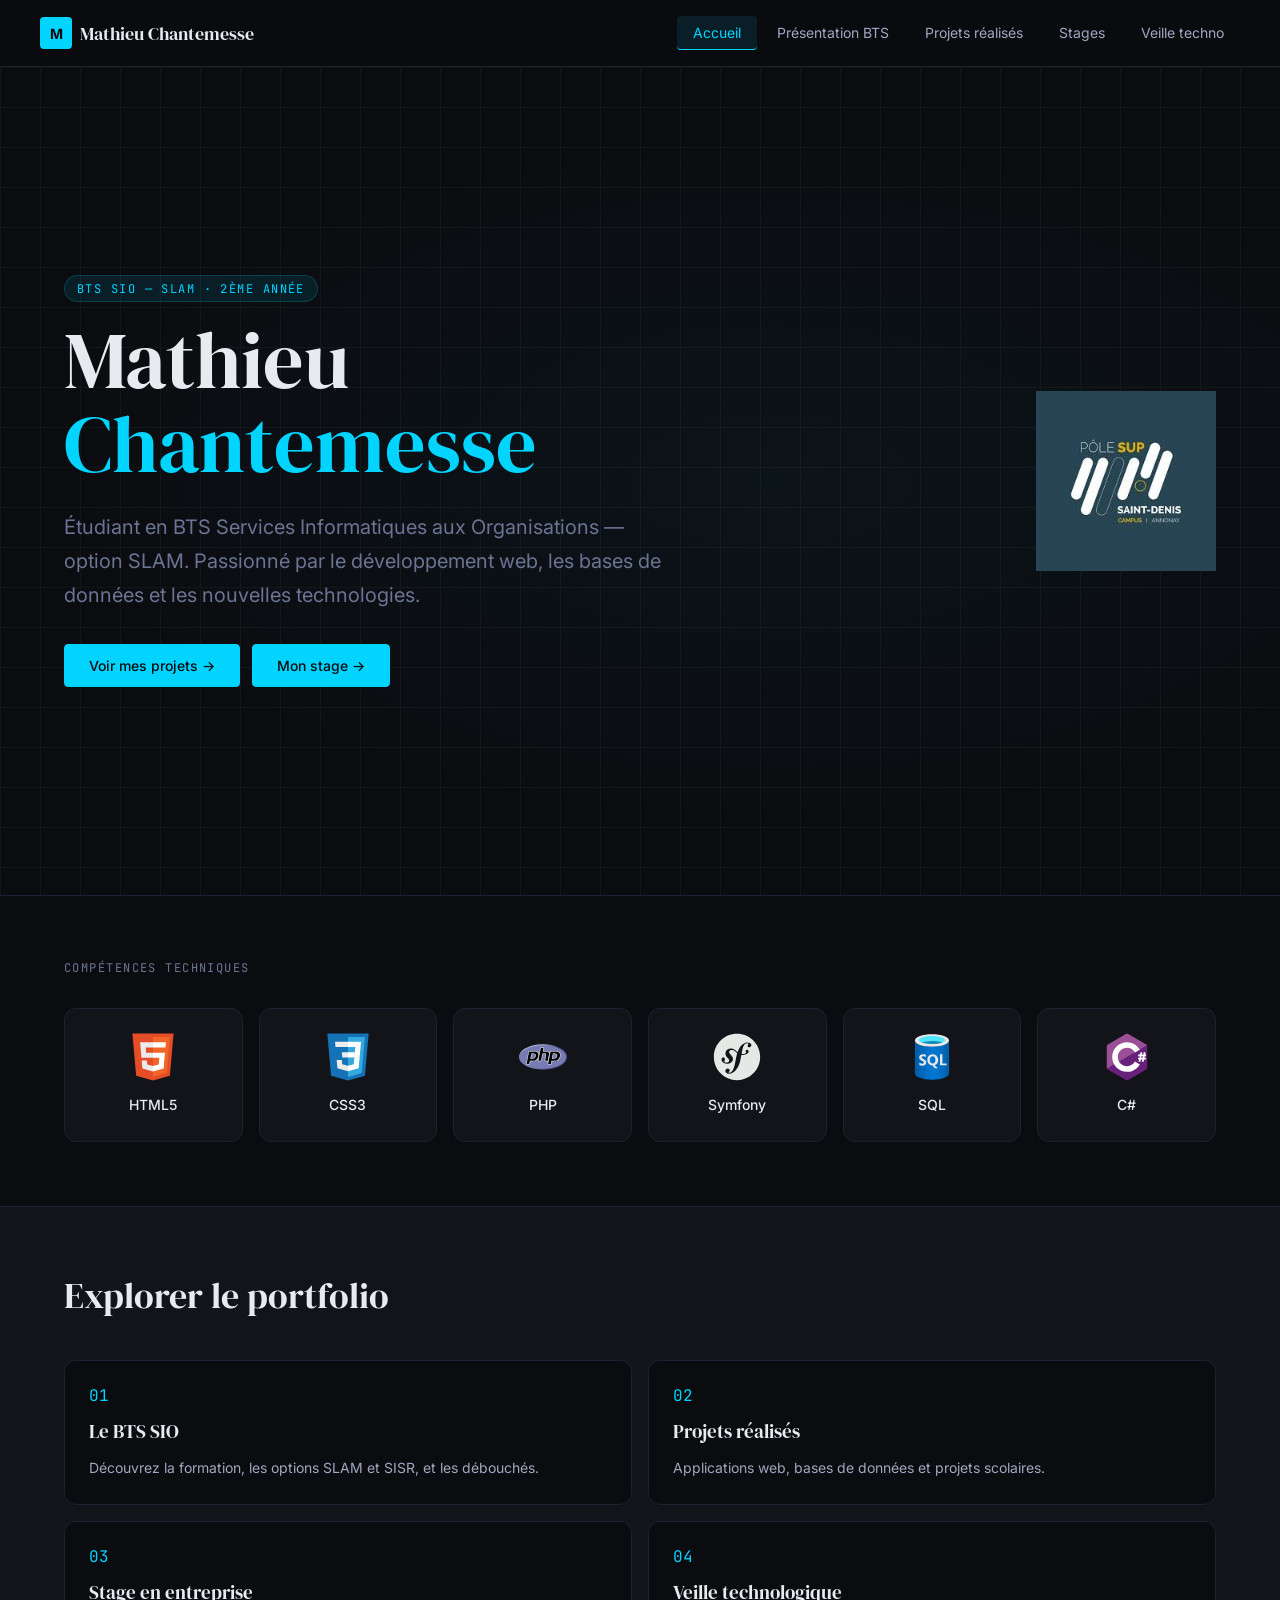
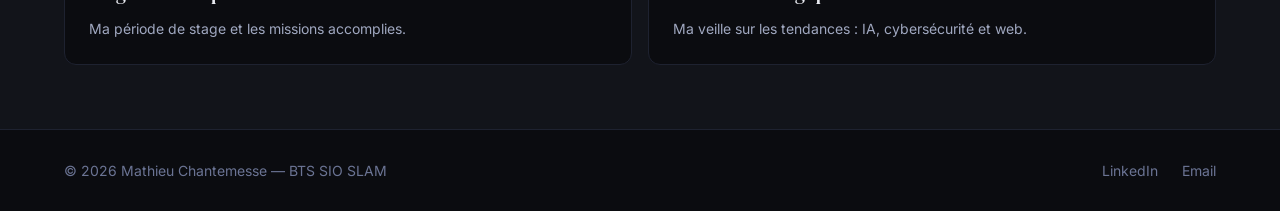
<file: index.html>
<!doctype html>
<html lang="fr">
    <head>
        <meta charset="UTF-8" />
        <meta name="viewport" content="width=device-width, initial-scale=1.0" />
        <meta
            name="description"
            content="Portfolio de Mathieu Chantemesse, étudiant en BTS SIO option SLAM."
        />
        <title>Accueil</title>
        <link rel="stylesheet" href="CSS/styles.css" />
    </head>
    <body>
        <nav class="navbar" aria-label="Navigation principale">
            <a class="brand" href="./index.html">
                <span class="brand-mark">M</span>
                <span class="brand-name">Mathieu Chantemesse</span>
            </a>
            <input class="menu-check" type="checkbox" id="menu-check" aria-label="Ouvrir le menu" />
            <label class="menu-toggle" for="menu-check">
                <span></span>
                <span></span>
                <span></span>
            </label>
            <ul class="nav-list">
                <li><a class="nav-link active" href="index.html">Accueil</a></li>
                <li><a class="nav-link" href="HTML/bts.html">Présentation BTS</a></li>
                <li><a class="nav-link" href="HTML/projets.html">Projets réalisés</a></li>
                <li><a class="nav-link" href="HTML/Stages.html">Stages</a></li>
                <li><a class="nav-link" href="HTML/veille.html">Veille techno</a></li>
            </ul>

        </nav>

        <main>
            
            <section class="hero">
                <div class="hero-inner">
                    <div class="hero-content">
                        <span class="tag">BTS SIO — SLAM · 2ème année</span>
                        <h1>
                            Mathieu
                            <br />
                            <span>Chantemesse</span>
                        </h1>
                        <p class="hero-copy">
                            Étudiant en BTS Services Informatiques aux Organisations — option SLAM.
                            Passionné par le développement web, les bases de données et les nouvelles
                            technologies.
                        </p>
                        <div class="button-row">
                            <a class="button" href="HTML/projets.html">Voir mes projets →</a>
                            <a class="button" href="HTML/Stages.html">Mon stage →</a>
                        </div>
                    </div>

                    <div class="hero-logo">
                        <img src="img/logo_saint_denis.jpg" alt="Logo Saint-Denis">
                    </div>
                </div>
            </section>

            <section class="section">
                <p class="eyebrow">Compétences techniques</p>
                <div class="grid grid-6">
                    <div class="card skill-card">
                        <img
                            src="img/html5.svg"
                            alt="Logo HTML5"
                        />
                        <p>HTML5</p>
                    </div>
                    <div class="card skill-card">
                        <img
                            src="img/css3.svg"
                            alt="Logo CSS3"
                        />
                        <p>CSS3</p>
                    </div>
                    <div class="card skill-card">
                        <img
                            src="img/php.svg"
                            alt="Logo PHP"
                        />
                        <p>PHP</p>
                    </div>
                    <div class="card skill-card">
                        <img
                            class="invert"
                            src="img/symfony.svg"
                            alt="Logo Symfony"
                        />
                        <p>Symfony</p>
                    </div>
                    <div class="card skill-card">
                        <img
                            src="img/sql.svg"
                            alt="Logo SQL"
                        />
                        <p>SQL</p>
                    </div>
                    <div class="card skill-card">
                        <img
                            src="img/csharp.svg"
                            alt="Logo C sharp"
                        />
                        <p>C#</p>
                    </div>
                </div>
            </section>

            <section class="section section-alt">
                <h2>Explorer le portfolio</h2>
                <div class="grid grid-2">
                    <a class="card link-card" href="HTML/bts.html">
                        <span class="card-index">01</span>
                        <h3>Le BTS SIO</h3>
                        <p>Découvrez la formation, les options SLAM et SISR, et les débouchés.</p>
                    </a>
                    <a class="card link-card" href="HTML/projets.html">
                        <span class="card-index">02</span>
                        <h3>Projets réalisés</h3>
                        <p>Applications web, bases de données et projets scolaires.</p>
                    </a>
                    <a class="card link-card" href="HTML/Stages.html">
                        <span class="card-index">03</span>
                        <h3>Stage en entreprise</h3>
                        <p>Ma période de stage et les missions accomplies.</p>
                    </a>
                    <a class="card link-card" href="HTML/veille.html">
                        <span class="card-index">04</span>
                        <h3>Veille technologique</h3>
                        <p>Ma veille sur les tendances : IA, cybersécurité et web.</p>
                    </a>
                </div>
            </section>
        </main>

        <footer class="footer">
            <p>© 2026 Mathieu Chantemesse — BTS SIO SLAM</p>
            <div class="footer-links">
                <a href="#">LinkedIn</a>
                <a href="mailto:lagaffeg075@gmail.com">Email</a>
            </div>
        </footer>
    </body>
</html>
</file>
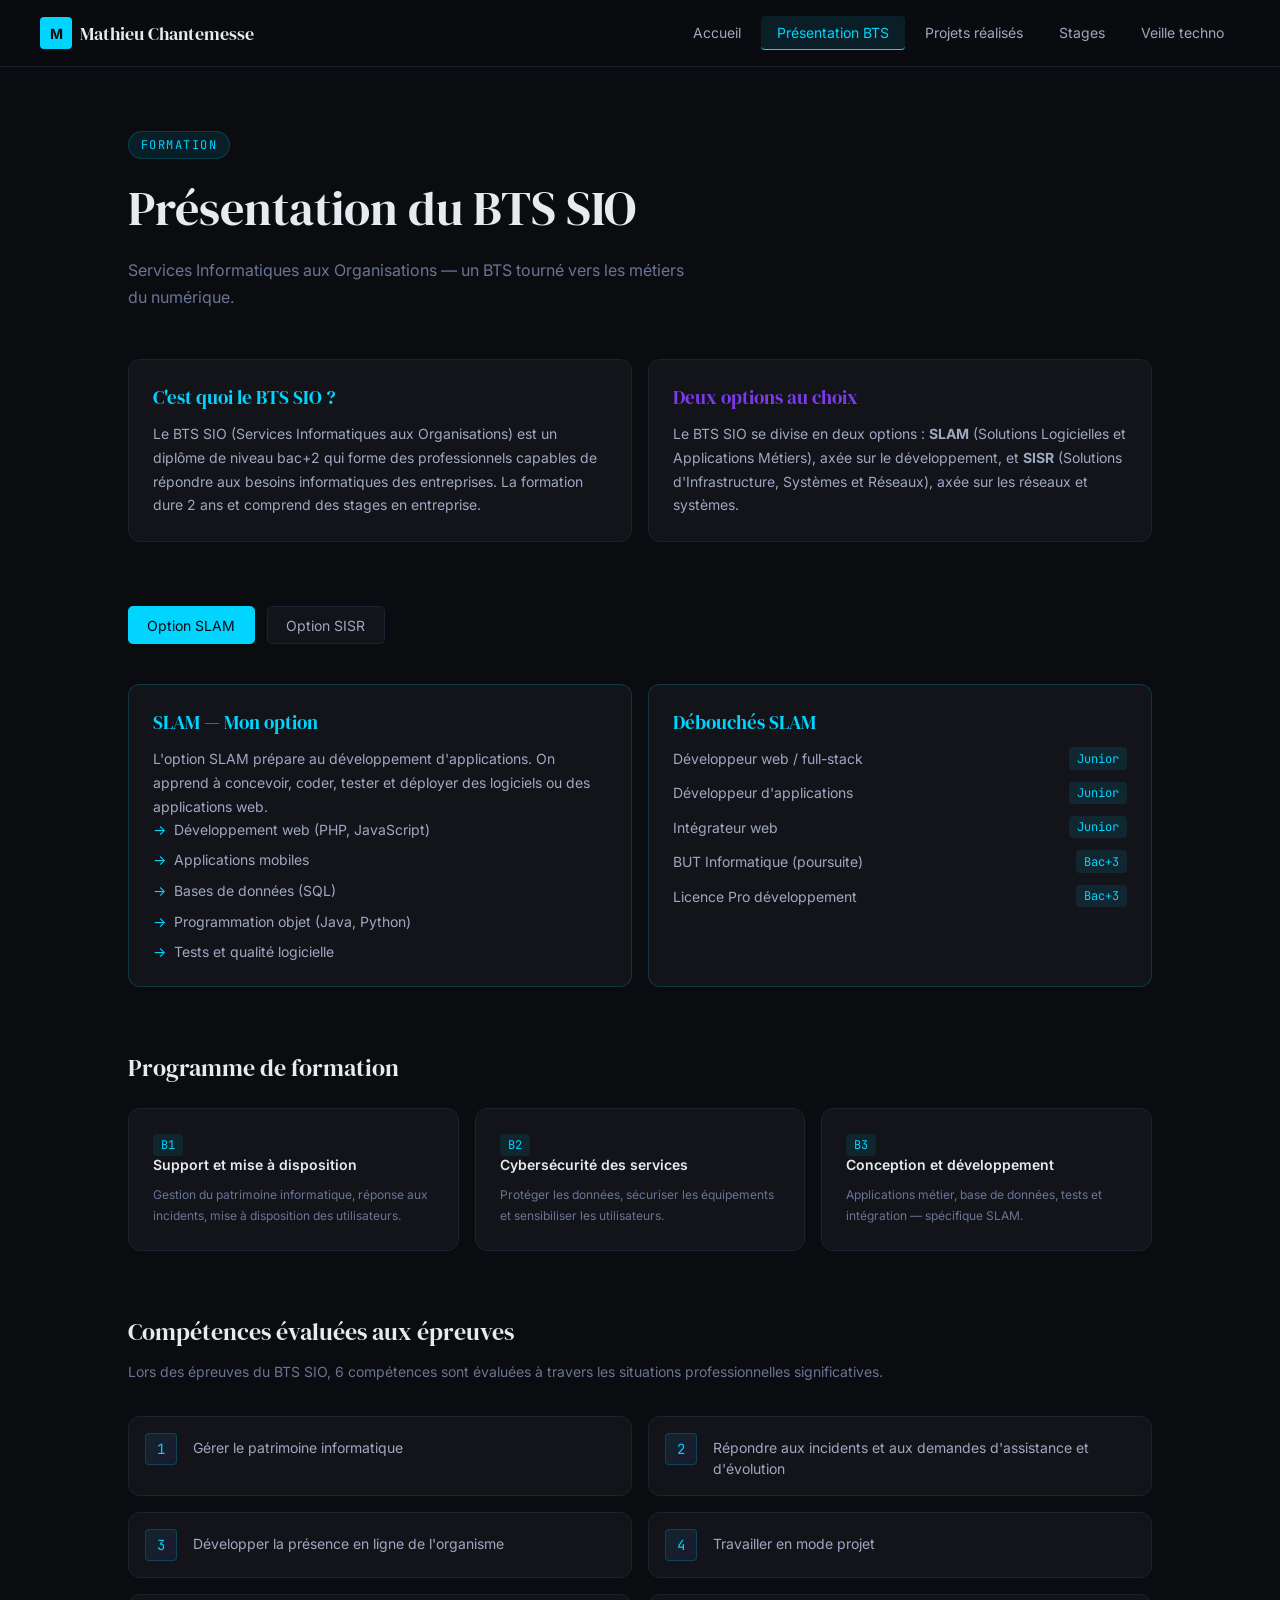
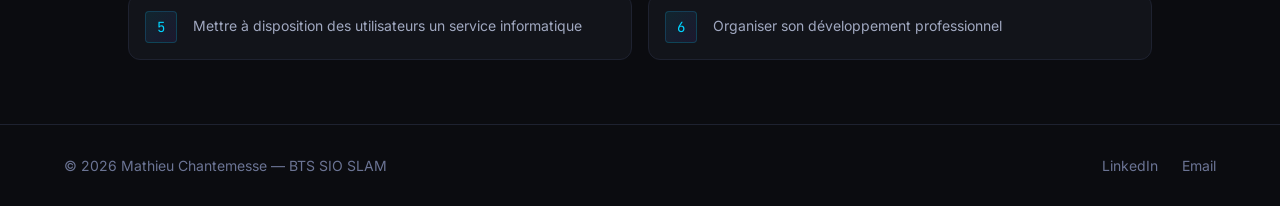
<file: HTML/bts.html>
<!doctype html>
<html lang="fr">
    <head>
        <meta charset="UTF-8" />
        <meta name="viewport" content="width=device-width, initial-scale=1.0" />
        <meta name="description" content="Présentation du BTS SIO et des options SLAM et SISR." />
        <title>Présentation du BTS SIO</title>
        <link rel="stylesheet" href="../CSS/styles.css" />
    </head>
    <body>
        <nav class="navbar" aria-label="Navigation principale">
            <a class="brand" href="../index.html">
                <span class="brand-mark">M</span>
                <span class="brand-name">Mathieu Chantemesse</span>
            </a>
            <input class="menu-check" type="checkbox" id="menu-check" aria-label="Ouvrir le menu" />
            <label class="menu-toggle" for="menu-check">
                <span></span>
                <span></span>
                <span></span>
            </label>
            <ul class="nav-list">
                <li><a class="nav-link" href="../index.html">Accueil</a></li>
                <li><a class="nav-link active" href="bts.html">Présentation BTS</a></li>
                <li><a class="nav-link" href="projets.html">Projets réalisés</a></li>
                <li><a class="nav-link" href="Stages.html">Stages</a></li>
                <li><a class="nav-link" href="veille.html">Veille techno</a></li>
            </ul>
        </nav>

        <main class="container">
            <header class="page-header">
                <span class="tag">Formation</span>
                <h1>Présentation du BTS SIO</h1>
                <p>
                    Services Informatiques aux Organisations — un BTS tourné vers les métiers du
                    numérique.
                </p>
            </header>

            <section class="grid grid-2">
                <div class="card info-card">
                    <h3 class="cyan">C'est quoi le BTS SIO ?</h3>
                    <p>
                        Le BTS SIO (Services Informatiques aux Organisations) est un diplôme de
                        niveau bac+2 qui forme des professionnels capables de répondre aux besoins
                        informatiques des entreprises. La formation dure 2 ans et comprend des
                        stages en entreprise.
                    </p>
                </div>
                <div class="card info-card">
                    <h3 class="purple">Deux options au choix</h3>
                    <p>
                        Le BTS SIO se divise en deux options :
                        <strong>SLAM</strong>
                        (Solutions Logicielles et Applications Métiers), axée sur le développement,
                        et
                        <strong>SISR</strong>
                        (Solutions d'Infrastructure, Systèmes et Réseaux), axée sur les réseaux et
                        systèmes.
                    </p>
                </div>
            </section>

            <section class="subsection option-switch">
                <input class="sr-radio" type="radio" name="option" id="opt-slam" checked />
                <input class="sr-radio" type="radio" name="option" id="opt-sisr" />
                <div class="tabs">
                    <label class="tab" for="opt-slam">Option SLAM</label>
                    <label class="tab" for="opt-sisr">Option SISR</label>
                </div>

                <div class="tab-panel panel-slam grid grid-2">
                    <div class="card option-block">
                        <h3>SLAM — Mon option</h3>
                        <p>
                            L'option SLAM prépare au développement d'applications. On apprend à
                            concevoir, coder, tester et déployer des logiciels ou des applications
                            web.
                        </p>
                        <ul class="arrow-list">
                            <li>Développement web (PHP, JavaScript)</li>
                            <li>Applications mobiles</li>
                            <li>Bases de données (SQL)</li>
                            <li>Programmation objet (Java, Python)</li>
                            <li>Tests et qualité logicielle</li>
                        </ul>
                    </div>
                    <div class="card option-block">
                        <h3>Débouchés SLAM</h3>
                        <ul class="job-list">
                            <li>
                                <span>Développeur web / full-stack</span>
                                <span class="pill pill-cyan">Junior</span>
                            </li>
                            <li>
                                <span>Développeur d'applications</span>
                                <span class="pill pill-cyan">Junior</span>
                            </li>
                            <li>
                                <span>Intégrateur web</span>
                                <span class="pill pill-cyan">Junior</span>
                            </li>
                            <li>
                                <span>BUT Informatique (poursuite)</span>
                                <span class="pill pill-cyan">Bac+3</span>
                            </li>
                            <li>
                                <span>Licence Pro développement</span>
                                <span class="pill pill-cyan">Bac+3</span>
                            </li>
                        </ul>
                    </div>
                </div>

                <div class="tab-panel panel-sisr grid grid-2">
                    <div class="card option-block purple-border">
                        <h3>SISR — L'autre option</h3>
                        <p>
                            L'option SISR forme aux métiers de l'infrastructure informatique :
                            réseaux, serveurs, sécurité et administration systèmes.
                        </p>
                        <ul class="arrow-list">
                            <li>Administration des systèmes (Linux, Windows)</li>
                            <li>Configuration réseau (Cisco)</li>
                            <li>Cybersécurité</li>
                            <li>Virtualisation (VMware, Hyper-V)</li>
                            <li>Supervision et monitoring</li>
                        </ul>
                    </div>
                    <div class="card option-block purple-border">
                        <h3>Débouchés SISR</h3>
                        <ul class="job-list">
                            <li>
                                <span>Technicien systèmes &amp; réseaux</span>
                                <span class="pill pill-purple">Junior</span>
                            </li>
                            <li>
                                <span>Administrateur réseau</span>
                                <span class="pill pill-purple">Junior</span>
                            </li>
                            <li>
                                <span>Technicien support</span>
                                <span class="pill pill-purple">Junior</span>
                            </li>
                            <li>
                                <span>BUT Réseaux &amp; Télécom</span>
                                <span class="pill pill-purple">Bac+3</span>
                            </li>
                            <li>
                                <span>Licence Pro ASUR</span>
                                <span class="pill pill-purple">Bac+3</span>
                            </li>
                        </ul>
                    </div>
                </div>
            </section>

            <section class="subsection">
                <h2>Programme de formation</h2>
                <div class="grid grid-3">
                    <div class="card module-card">
                        <span class="pill pill-cyan">B1</span>
                        <h3>Support et mise à disposition</h3>
                        <p>
                            Gestion du patrimoine informatique, réponse aux incidents, mise à
                            disposition des utilisateurs.
                        </p>
                    </div>
                    <div class="card module-card">
                        <span class="pill pill-cyan">B2</span>
                        <h3>Cybersécurité des services</h3>
                        <p>
                            Protéger les données, sécuriser les équipements et sensibiliser les
                            utilisateurs.
                        </p>
                    </div>
                    <div class="card module-card">
                        <span class="pill pill-cyan">B3</span>
                        <h3>Conception et développement</h3>
                        <p>
                            Applications métier, base de données, tests et intégration — spécifique
                            SLAM.
                        </p>
                    </div>
                </div>
            </section>

            <section class="subsection">
                <h2>Compétences évaluées aux épreuves</h2>
                <p class="subsection-intro">
                    Lors des épreuves du BTS SIO, 6 compétences sont évaluées à travers les
                    situations professionnelles significatives.
                </p>
                <div class="grid grid-2">
                    <div class="card competency">
                        <span class="number">1</span>
                        <p>Gérer le patrimoine informatique</p>
                    </div>
                    <div class="card competency">
                        <span class="number">2</span>
                        <p>Répondre aux incidents et aux demandes d'assistance et d'évolution</p>
                    </div>
                    <div class="card competency">
                        <span class="number">3</span>
                        <p>Développer la présence en ligne de l'organisme</p>
                    </div>
                    <div class="card competency">
                        <span class="number">4</span>
                        <p>Travailler en mode projet</p>
                    </div>
                    <div class="card competency">
                        <span class="number">5</span>
                        <p>Mettre à disposition des utilisateurs un service informatique</p>
                    </div>
                    <div class="card competency">
                        <span class="number">6</span>
                        <p>Organiser son développement professionnel</p>
                    </div>
                </div>
            </section>
        </main>

        <footer class="footer">
            <p>© 2026 Mathieu Chantemesse — BTS SIO SLAM</p>
            <div class="footer-links">
                <a href="#">LinkedIn</a>
                <a href="mailto:lagaffeg075@gmail.com">Email</a>
            </div>
        </footer>
    </body>
</html>
</file>
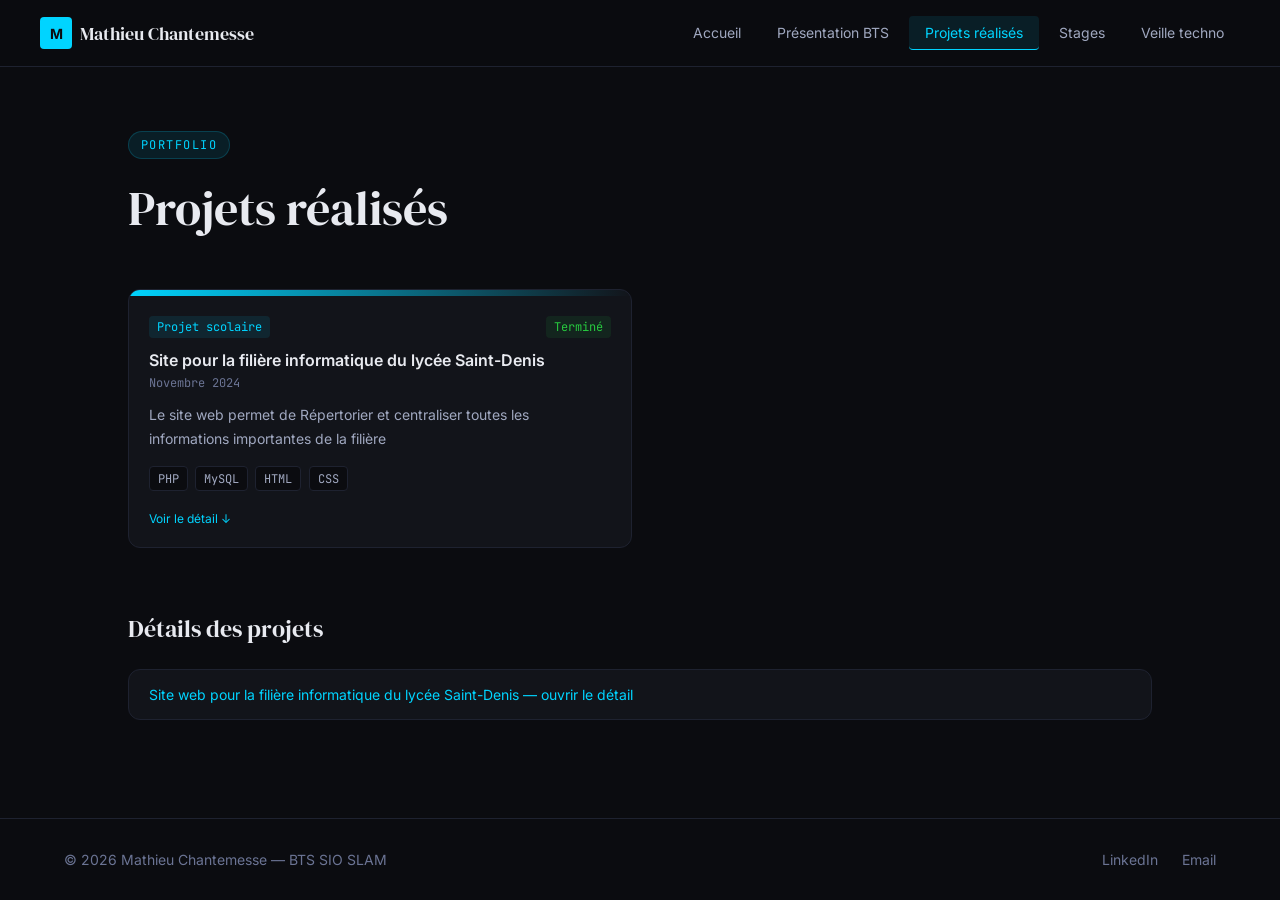
<file: HTML/projets.html>
<!doctype html>
<html lang="fr">
    <head>
        <meta charset="UTF-8" />
        <meta name="viewport" content="width=device-width, initial-scale=1.0" />
        <meta
            name="description"
            content="Projets scolaires et personnels de Mathieu Chantemesse."
        />
        <title>Projets réalisés</title>
        <link rel="stylesheet" href="../CSS/styles.css" />
    </head>
    <body>
        <nav class="navbar" aria-label="Navigation principale">
            <a class="brand" href="../index.html">
                <span class="brand-mark">M</span>
                <span class="brand-name">Mathieu Chantemesse</span>
            </a>
            <input class="menu-check" type="checkbox" id="menu-check" aria-label="Ouvrir le menu" />
            <label class="menu-toggle" for="menu-check">
                <span></span>
                <span></span>
                <span></span>
            </label>
            <ul class="nav-list">
                <li><a class="nav-link" href="../index.html">Accueil</a></li>
                <li><a class="nav-link" href="bts.html">Présentation BTS</a></li>
                <li><a class="nav-link active" href="projets.html">Projets réalisés</a></li>
                <li><a class="nav-link" href="Stages.html">Stages</a></li>
                <li><a class="nav-link" href="veille.html">Veille techno</a></li>
            </ul>
        </nav>

        <main class="container">
            <header class="page-header">
                <span class="tag">Portfolio</span>
                <h1>Projets réalisés</h1>
                
            </header>

                <section class="grid grid-2 project-grid">
                    <article
                        class="card project-card cat-scolaire"
                        style="--project-color: #00d4ff"
                    >
                        <div class="project-card-body">
                            <div class="card-meta">
                                <span class="pill pill-cyan">Projet scolaire</span>
                                <span class="pill pill-green">Terminé</span>
                            </div>
                            <h2>Site pour la filière informatique du lycée Saint-Denis</h2>
                            <span class="date">Novembre 2024</span>
                            <p>
                                Le site web permet de Répertorier et centraliser toutes les informations importantes de la filière 
                            </p>
                            <div class="tech-list">
                                <span class="pill pill-dark">PHP</span>
                                <span class="pill pill-dark">MySQL</span>
                                <span class="pill pill-dark">HTML</span>
                                <span class="pill pill-dark">CSS</span>
                            </div>
                            <a class="detail-link" href="#projet-1">Voir le détail ↓</a>
                        </div>
                    </article>
                    
                </section>
            </div>

            <section class="subsection">
                <h2>Détails des projets</h2>
                <div class="grid">
                    <details class="project-detail" id="projet-1">
                        <summary>Site web pour la filière informatique du lycée Saint-Denis — ouvrir le détail</summary>

                        <div class="detail-content">
                            <h2>Site web pour la filière informatique du lycée Saint-Denis</h2>

                            <div class="tech-list">
                                <span class="pill pill-dark">HTML</span>
                                <span class="pill pill-dark">CSS</span>
                                <span class="pill pill-dark">PHP</span>
                                <span class="pill pill-dark">MySQL</span>
                                <span class="pill pill-dark">GitHub</span>
                            </div>

                            <div class="grid grid-2">
                                <div class="detail-block">
                                    <p class="detail-title">Contexte</p>
                                    <p>
                                        Projet réalisé en équipe de trois dans le cadre de ma
                                        première année de BTS. L'objectif était de développer
                                        un site web dédié à la présentation de la filière
                                        informatique du lycée Saint-Denis (BTS et Licence).
                                    </p>
                                </div>

                                <div class="detail-block">
                                    <p class="detail-title">Objectifs</p>
                                    <ul class="arrow-list">
                                        <li>Centraliser les informations importantes de la filière informatique.</li>
                                        <li>Présenter les formations proposées (BTS et Licence).</li>
                                        <li>Faire découvrir les cours, les activités et les projets réalisables.</li>
                                        <li>Présenter les débouchés professionnels et les compétences acquises.</li>
                                        <li>Créer un site vitrine permettant aux futurs étudiants de mieux connaître la filière.</li>
                                    </ul>
                                </div>
                            </div>

                            <div class="detail-block">
                                <p class="detail-title">Développement du projet</p>
                                <ol class="numbered-list">
                                    <li>Première version : création d'un site statique en HTML et CSS.</li>
                                    <li>Deuxième version : intégration de PHP pour rendre le site dynamique.</li>
                                    <li>Mise en place d'une base de données MySQL pour stocker et gérer les informations.</li>
                                    <li>Travail collaboratif à trois avec GitHub pour le partage et le suivi du code.</li>
                                </ol>
                            </div>

                            <div class="grid grid-2">
                                <div class="detail-block purple-detail">
                                    <p class="detail-title">Difficultés rencontrées</p>
                                    <p>
                                        Le passage d'un site statique à un site dynamique a nécessité
                                        de comprendre le fonctionnement de PHP et les interactions
                                        avec une base de données MySQL. Le travail en équipe a
                                        également demandé une bonne organisation et une coordination
                                        régulière à l'aide de GitHub.
                                    </p>
                                </div>

                                <div class="detail-block">
                                    <p class="detail-title">Bilan &amp; apprentissages</p>
                                    <p>
                                        Ce projet m'a permis de découvrir et de mettre en pratique
                                        le développement web, en passant de la création d'une
                                        interface statique à un site dynamique utilisant PHP et
                                        MySQL. J'ai également développé mes compétences en travail
                                        collaboratif, en gestion de versions avec GitHub et en
                                        organisation de projet informatique.
                                    </p>
                                </div>
                            </div>
                        </div>
                        </details>


                </div>
            </section>
        </main>

        <footer class="footer">
            <p>© 2026 Mathieu Chantemesse — BTS SIO SLAM</p>
            <div class="footer-links">
                <a href="#">LinkedIn</a>
                <a href="mailto:lagaffeg075@gmail.com">Email</a>
            </div>
        </footer>
    </body>
</html>
</file>
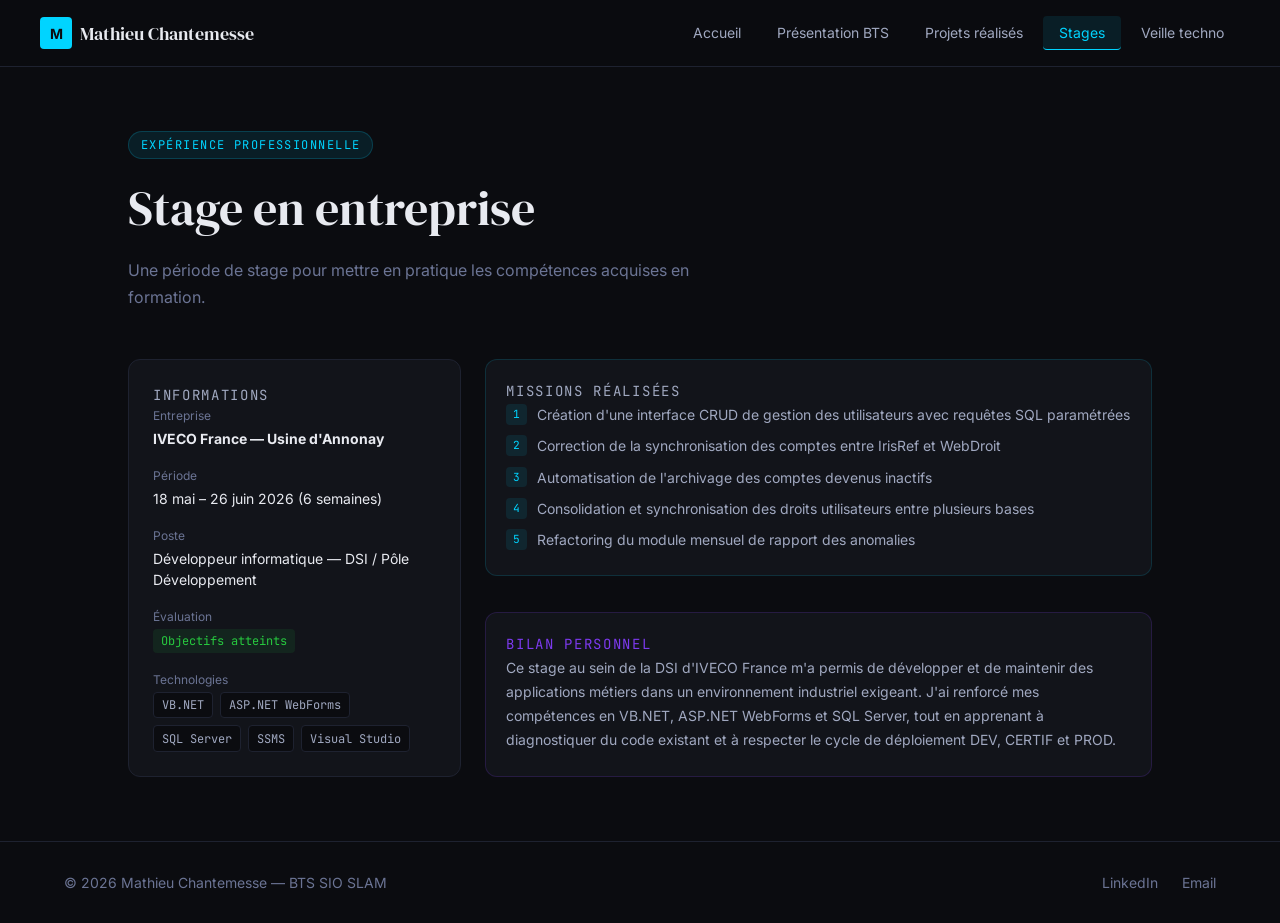
<file: HTML/Stages.html>
<!doctype html>
<html lang="fr">
    <head>
        <meta charset="UTF-8" />
        <meta name="viewport" content="width=device-width, initial-scale=1.0" />
        <meta name="description" content="Le stage en entreprise de Mathieu Chantemesse." />
        <title>Stages</title>
        <link rel="stylesheet" href="../CSS/styles.css" />
    </head>
    <body>
        <nav class="navbar" aria-label="Navigation principale">
            <a class="brand" href="../index.html">
                <span class="brand-mark">M</span>
                <span class="brand-name">Mathieu Chantemesse</span>
            </a>
            <input class="menu-check" type="checkbox" id="menu-check" aria-label="Ouvrir le menu" />
            <label class="menu-toggle" for="menu-check">
                <span></span>
                <span></span>
                <span></span>
            </label>
            <ul class="nav-list">
                <li><a class="nav-link" href="../index.html">Accueil</a></li>
                <li><a class="nav-link" href="bts.html">Présentation BTS</a></li>
                <li><a class="nav-link" href="projets.html">Projets réalisés</a></li>
                <li><a class="nav-link active" href="Stages.html">Stages</a></li>
                <li><a class="nav-link" href="veille.html">Veille techno</a></li>
            </ul>
        </nav>

        <main class="container">
            <header class="page-header">
                <span class="tag">Expérience professionnelle</span>
                <h1>Stage en entreprise</h1>
                <p>
                    Une période de stage pour mettre en pratique les compétences acquises en
                    formation.
                </p>
            </header>

            <section class="grid stage-layout">
                <aside class="card">
                    <p class="detail-title">Informations</p>
                    <dl class="facts">
                        <div class="fact">
                            <dt>Entreprise</dt>
                            <dd><strong>IVECO France — Usine d'Annonay</strong></dd>
                        </div>
                        <div class="fact">
                            <dt>Période</dt>
                            <dd>18 mai – 26 juin 2026 (6 semaines)</dd>
                        </div>
                        <div class="fact">
                            <dt>Poste</dt>
                            <dd>Développeur informatique — DSI / Pôle Développement</dd>
                        </div>
                        <div class="fact">
                            <dt>Évaluation</dt>
                            <dd><span class="pill pill-green">Objectifs atteints</span></dd>
                        </div>
                        <div class="fact">
                            <dt>Technologies</dt>
                            <dd class="tech-list">
                                <span class="pill pill-dark">VB.NET</span>
                                <span class="pill pill-dark">ASP.NET WebForms</span>
                                <span class="pill pill-dark">SQL Server</span>
                                <span class="pill pill-dark">SSMS</span>
                                <span class="pill pill-dark">Visual Studio</span>
                            </dd>
                        </div>
                    </dl>
                </aside>
                <div class="stage-main">
                    <div class="detail-block">
                        <p class="detail-title">Missions réalisées</p>
                        <ol class="numbered-list">
                            <li>
                                Création d'une interface CRUD de gestion des utilisateurs avec
                                requêtes SQL paramétrées
                            </li>
                            <li>
                                Correction de la synchronisation des comptes entre IrisRef et
                                WebDroit
                            </li>
                            <li>Automatisation de l'archivage des comptes devenus inactifs</li>
                            <li>
                                Consolidation et synchronisation des droits utilisateurs entre
                                plusieurs bases
                            </li>
                            <li>Refactoring du module mensuel de rapport des anomalies</li>
                        </ol>
                    </div>
                    <div class="detail-block purple-detail">
                        <p class="detail-title">Bilan personnel</p>
                        <p>
                            Ce stage au sein de la DSI d'IVECO France m'a permis de développer et de
                            maintenir des applications métiers dans un environnement industriel
                            exigeant. J'ai renforcé mes compétences en VB.NET, ASP.NET WebForms et
                            SQL Server, tout en apprenant à diagnostiquer du code existant et à
                            respecter le cycle de déploiement DEV, CERTIF et PROD.
                        </p>
                    </div>
                </div>
            </section>
        </main>

        <footer class="footer">
            <p>© 2026 Mathieu Chantemesse — BTS SIO SLAM</p>
            <div class="footer-links">
                <a href="#">LinkedIn</a>
                <a href="mailto:lagaffeg075@gmail.com">Email</a>
            </div>
        </footer>
    </body>
</html>
</file>
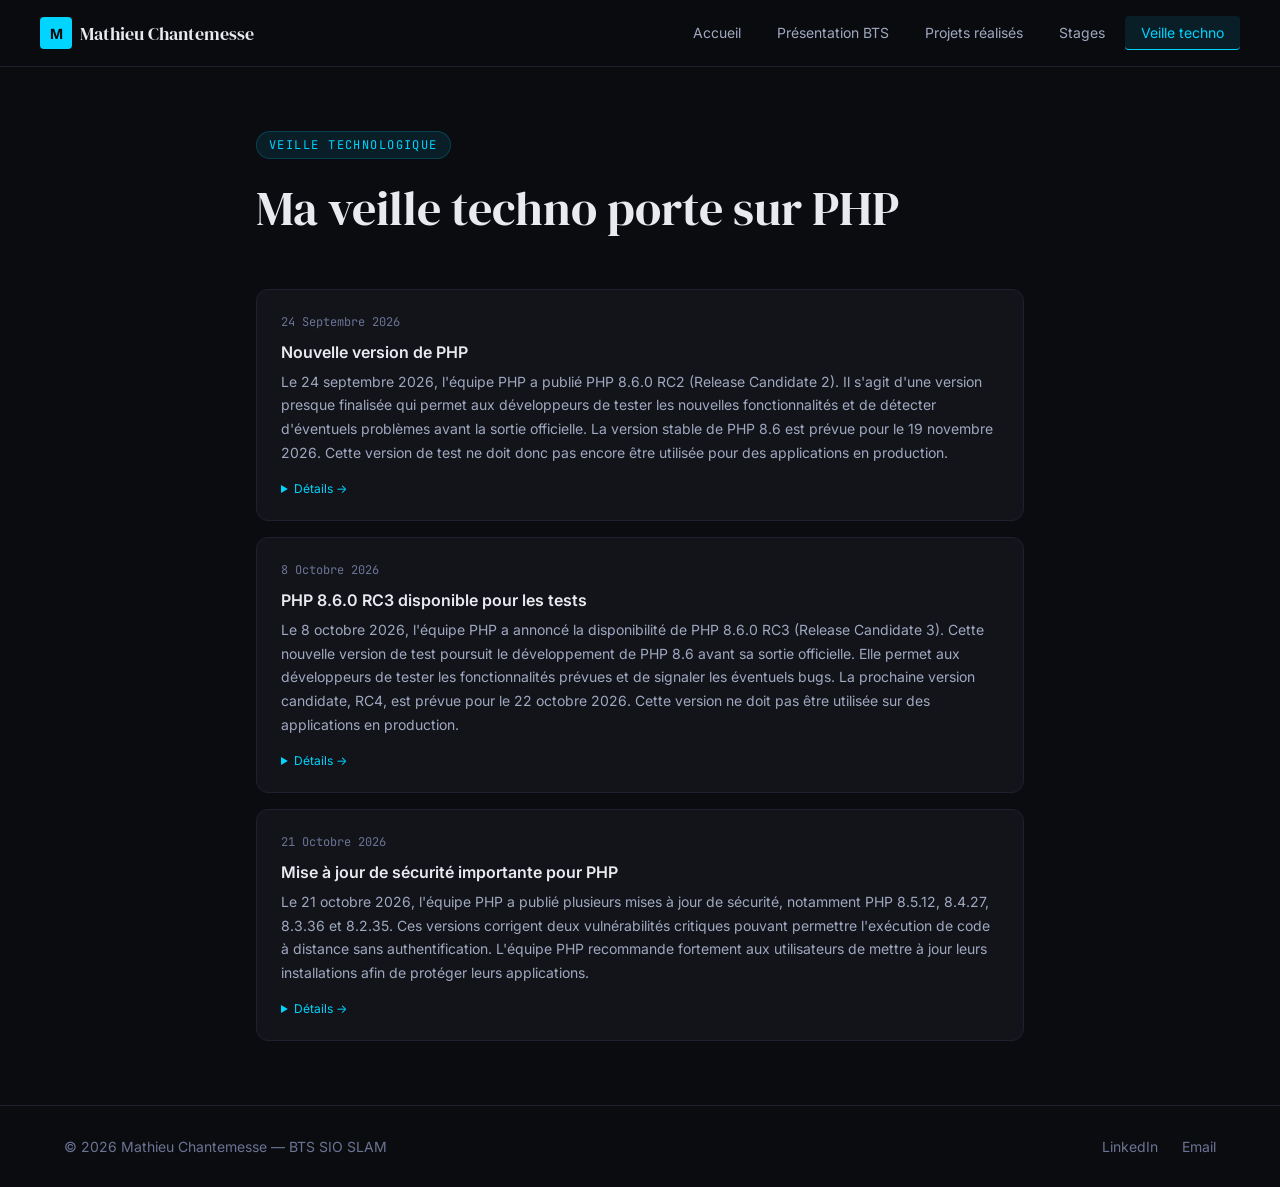
<file: HTML/veille.html>
<!doctype html>
<html lang="fr">
    <head>
        <meta charset="UTF-8" />
        <meta name="viewport" content="width=device-width, initial-scale=1.0" />
        <meta name="description" content="Veille technologique de Mathieu Chantemesse." />
        <title>Veille technologique</title>
        <link rel="stylesheet" href="../CSS/styles.css" />
    </head>
    <body>
        <nav class="navbar" aria-label="Navigation principale">
            <a class="brand" href="../index.html">
                <span class="brand-mark">M</span>
                <span class="brand-name">Mathieu Chantemesse</span>
            </a>
            <input class="menu-check" type="checkbox" id="menu-check" aria-label="Ouvrir le menu" />
            <label class="menu-toggle" for="menu-check">
                <span></span>
                <span></span>
                <span></span>
            </label>
            <ul class="nav-list">
                <li><a class="nav-link" href="../index.html">Accueil</a></li>
                <li><a class="nav-link" href="bts.html">Présentation BTS</a></li>
                <li><a class="nav-link" href="projets.html">Projets réalisés</a></li>
                <li><a class="nav-link" href="Stages.html">Stages</a></li>
                <li><a class="nav-link active" href="veille.html">Veille techno</a></li>
            </ul>
        </nav>

        <main class="container container-narrow">
            <header class="page-header">
                <span class="tag">Veille technologique</span>
                <h1>Ma veille techno porte sur PHP</h1>
                
            </header>

            <div class="filterable">
                <section class="articles">

                    <!-- VEILLE SEPTEMBRE -->
                    <article class="card article-card cat-ia">
                        <div class="card-meta">
                            <span class="date">24 Septembre 2026</span>
                        </div>
                        <h2>Nouvelle version de PHP</h2>
                        <p>
                            Le 24 septembre 2026, l'équipe PHP a publié PHP 8.6.0 RC2
                            (Release Candidate 2). Il s'agit d'une version presque finalisée
                            qui permet aux développeurs de tester les nouvelles fonctionnalités
                            et de détecter d'éventuels problèmes avant la sortie officielle.
                            La version stable de PHP 8.6 est prévue pour le 19 novembre 2026.
                            Cette version de test ne doit donc pas encore être utilisée
                            pour des applications en production.
                        </p>

                        <details class="article-details">
                            <summary>Détails →</summary>

                            <div class="detail-block">
                                <p class="detail-title">Quelques nouveautés</p>
                                <p>
                                    PHP 8.6 apporte plusieurs évolutions intéressantes :

                                    Application partielle de fonctions : permet de simplifier
                                    l'utilisation de certaines fonctions avec des paramètres
                                    déjà définis.

                                    Fonction clamp() : permet de maintenir facilement une valeur
                                    entre une limite minimale et une limite maximale.

                                    Classe Time\Duration : facilite la gestion et le calcul
                                    des durées.

                                    Améliorations de sécurité : certains paramètres liés
                                    aux sessions PHP sont renforcés par défaut.
                                </p>
                            </div>

                            <div class="detail-block">
                                <p class="detail-title">Intérêt pour les développeurs</p>
                                <p>
                                    Cette nouvelle version permet aux développeurs de découvrir
                                    les futures fonctionnalités de PHP, de tester la compatibilité
                                    de leurs applications et de préparer leur passage vers PHP 8.6.
                                </p>
                            </div>

                            <div class="detail-block">
                                <p class="detail-title">Sources consultées</p>
                                <ul class="sources">
                                    <li>
                                        <a href="https://www.php.net/archive/2026.php">
                                            PHP.net
                                        </a>
                                    </li>
                                </ul>
                            </div>
                        </details>
                    </article>


                    <!-- VEILLE OCTOBRE 1 -->
                    <article class="card article-card cat-ia">
                        <div class="card-meta">
                            <span class="date">8 Octobre 2026</span>
                        </div>

                        <h2>PHP 8.6.0 RC3 disponible pour les tests</h2>

                        <p>
                            Le 8 octobre 2026, l'équipe PHP a annoncé la disponibilité
                            de PHP 8.6.0 RC3 (Release Candidate 3). Cette nouvelle version
                            de test poursuit le développement de PHP 8.6 avant sa sortie
                            officielle. Elle permet aux développeurs de tester les
                            fonctionnalités prévues et de signaler les éventuels bugs.
                            La prochaine version candidate, RC4, est prévue pour le
                            22 octobre 2026. Cette version ne doit pas être utilisée
                            sur des applications en production.
                        </p>

                        <details class="article-details">
                            <summary>Détails →</summary>

                            <div class="detail-block">
                                <p class="detail-title">Quelques nouveautés</p>
                                <p>
                                    Cette version candidate poursuit les tests des
                                    fonctionnalités de PHP 8.6. Les développeurs peuvent
                                    vérifier le comportement des nouvelles fonctionnalités,
                                    tester la compatibilité avec leurs projets existants
                                    et signaler les problèmes rencontrés.

                                    L'équipe PHP peut ainsi corriger les erreurs avant
                                    la publication de la version stable.
                                </p>
                            </div>

                            <div class="detail-block">
                                <p class="detail-title">Intérêt pour les développeurs</p>
                                <p>
                                    Cette version permet aux développeurs de découvrir
                                    les évolutions à venir de PHP et de commencer à préparer
                                    leurs applications à la prochaine mise à jour.
                                    Les tests permettent également de contribuer à
                                    l'amélioration de la stabilité du langage.
                                </p>
                            </div>

                            <div class="detail-block">
                                <p class="detail-title">Sources consultées</p>
                                <ul class="sources">
                                    <li>
                                        <a href="https://www.php.net/archive/2026.php">
                                            PHP.net – Actualités officielles
                                        </a>
                                    </li>
                                </ul>
                            </div>
                        </details>
                    </article>


                    <!-- VEILLE OCTOBRE 2 -->
                    <article class="card article-card cat-ia">
                        <div class="card-meta">
                            <span class="date">21 Octobre 2026</span>
                        </div>

                        <h2>Mise à jour de sécurité importante pour PHP</h2>

                        <p>
                            Le 21 octobre 2026, l'équipe PHP a publié plusieurs mises
                            à jour de sécurité, notamment PHP 8.5.12, 8.4.27, 8.3.36
                            et 8.2.35. Ces versions corrigent deux vulnérabilités
                            critiques pouvant permettre l'exécution de code à distance
                            sans authentification. L'équipe PHP recommande fortement
                            aux utilisateurs de mettre à jour leurs installations
                            afin de protéger leurs applications.
                        </p>

                        <details class="article-details">
                            <summary>Détails →</summary>

                            <div class="detail-block">
                                <p class="detail-title">Quelques nouveautés</p>
                                <p>
                                    Ces mises à jour corrigent deux failles de sécurité
                                    critiques identifiées sous les références
                                    CVE-2026-109618 et CVE-2026-109619.

                                    Ces vulnérabilités peuvent permettre à une personne
                                    malveillante d'exécuter du code à distance sans
                                    authentification dans certaines configurations.

                                    Les nouvelles versions intègrent les correctifs
                                    nécessaires pour protéger les installations PHP.
                                </p>
                            </div>

                            <div class="detail-block">
                                <p class="detail-title">Intérêt pour les développeurs</p>
                                <p>
                                    Cette mise à jour rappelle l'importance de maintenir
                                    régulièrement son environnement de développement
                                    à jour. Les développeurs doivent vérifier les versions
                                    de PHP utilisées par leurs applications et installer
                                    les correctifs de sécurité afin de limiter les risques
                                    de cyberattaques.
                                </p>
                            </div>

                            <div class="detail-block">
                                <p class="detail-title">Sources consultées</p>
                                <ul class="sources">
                                    <li>
                                        <a href="https://www.php.net/archive/2026.php">
                                            PHP.net – Actualités officielles
                                        </a>
                                    </li>
                                    <li>
                                        <a href="https://www.php.net/releases/8_5_12.php">
                                            PHP 8.5.12 – Annonce officielle
                                        </a>
                                    </li>
                                </ul>
                            </div>
                        </details>
                    </article>

                </section>
            </div>
        </main>

        <footer class="footer">
            <p>© 2026 Mathieu Chantemesse — BTS SIO SLAM</p>
            <div class="footer-links">
                <a href="#">LinkedIn</a>
                <a href="mailto:lagaffeg075@gmail.com">Email</a>
            </div>
        </footer>
    </body>
</html>
</file>
<file: CSS/styles.css>
@import url("https://fonts.googleapis.com/css2?family=DM+Serif+Display:ital@0;1&family=Inter:wght@300;400;500;600;700&family=JetBrains+Mono:wght@400;500&display=swap");
/*Hadar Icons pour le theme*/
:root {
    --background: #0b0c10;
    --foreground: #e8eaf0;
    --card: #12141a;
    --primary: #00d4ff;
    --accent: #7c3aed;
    --muted: #6b7494;
    --secondary: #a0a8c0;
    --border: #1e2230;
    --success: #27c93f;
    --warning: #ffbd2e;
    --display: "DM Serif Display", Georgia, serif;
    --body: "Inter", system-ui, sans-serif;
    --mono: "JetBrains Mono", monospace;
}

* {
    box-sizing: border-box;
}
html {
    scroll-behavior: smooth;
}
body {
    margin: 0;
    min-height: 100vh;
    background: var(--background);
    color: var(--foreground);
    font-family: var(--body);
}
body {
    display: flex;
    flex-direction: column;
}
main {
    flex: 1;
}
button,
a,
label {
    font: inherit;
}
a {
    color: inherit;
    text-decoration: none;
}
h1,
h2,
h3,
p {
    margin-top: 0;
}
h1,
h2,
h3 {
    font-family: var(--display);
    font-weight: 400;
}
ul {
    margin: 0;
    padding: 0;
    list-style: none;
}
ol {
    margin: 0;
    padding: 0;
    list-style: none;
}
img {
    display: block;
    max-width: 100%;
}

/* ---------- Navigation ---------- */
.navbar {
    position: sticky;
    top: 0;
    z-index: 50;
    display: flex;
    align-items: center;
    justify-content: space-between;
    padding: 1rem 2.5rem;
    border-bottom: 1px solid var(--border);
    background: rgba(11, 12, 16, 0.92);
    backdrop-filter: blur(12px);
}
.brand {
    display: flex;
    align-items: center;
    gap: 0.5rem;
    font-family: var(--display);
    font-size: 1.125rem;
}
.brand-mark {
    display: grid;
    width: 2rem;
    height: 2rem;
    place-items: center;
    border-radius: 0.25rem;
    background: var(--primary);
    color: var(--background);
    font-family: var(--body);
    font-size: 0.875rem;
    font-weight: 700;
}
.nav-list {
    display: flex;
    align-items: center;
    gap: 0.25rem;
}
.nav-link {
    display: block;
    padding: 0.5rem 1rem;
    border-bottom: 1px solid transparent;
    border-radius: 0.25rem;
    color: var(--secondary);
    font-size: 0.875rem;
    transition: 0.2s ease;
}
.nav-link:hover,
.nav-link.active {
    border-bottom-color: var(--primary);
    background: #00d4ff18;
    color: var(--primary);
}


/* Menu mobile : case à cocher cachée + label (aucun JavaScript) */
.menu-check {
    position: absolute;
    opacity: 0;
    pointer-events: none;
}
.menu-toggle {
    display: none;
    width: 2.5rem;
    height: 2.5rem;
    padding: 0.6rem;
    cursor: pointer;
}
.menu-toggle span {
    display: block;
    height: 2px;
    margin: 4px 0;
    background: var(--secondary);
}
.menu-toggle span:last-child {
    width: 60%;
}
.menu-check:focus-visible + .menu-toggle {
    outline: 2px solid var(--primary);
    outline-offset: 2px;
}

/* ---------- Mise en page ---------- */
.hero-inner {
    position: relative;
    display: flex;
    align-items: center;
    justify-content: space-between;
    gap: 3rem;
    width: 100%;
}

.hero-content {
    position: relative;
    max-width: 56rem;
}

.hero-logo {
    flex-shrink: 0;
    display: flex;
    align-items: center;
    justify-content: center;
}

.hero-logo img {
    width: 180px;
    height: auto;
    object-fit: contain;
}
.container {
    width: min(100% - 3rem, 64rem);
    margin-inline: auto;
    padding-block: 4rem;
}
.container-narrow {
    width: min(100% - 3rem, 48rem);
}
.page-header {
    margin-bottom: 3rem;
}
.page-header h1 {
    margin-bottom: 1rem;
    font-size: clamp(2.25rem, 5vw, 3rem);
}
.page-header p {
    max-width: 36rem;
    color: var(--muted);
    line-height: 1.7;
}
.tag,
.pill {
    display: inline-block;
    border-radius: 999px;
    font-family: var(--mono);
    font-size: 0.75rem;
}
.tag {
    margin-bottom: 1rem;
    padding: 0.3rem 0.75rem;
    border: 1px solid #00d4ff30;
    background: #00d4ff18;
    color: var(--primary);
    letter-spacing: 0.12em;
    text-transform: uppercase;
}
.pill {
    padding: 0.2rem 0.5rem;
    border-radius: 0.25rem;
}
.pill-cyan {
    background: #00d4ff18;
    color: var(--primary);
}
.pill-purple {
    background: #7c3aed18;
    color: var(--accent);
}
.pill-green {
    background: #27c93f18;
    color: var(--success);
}
.pill-yellow {
    background: #ffbd2e18;
    color: var(--warning);
}
.pill-dark {
    border: 1px solid var(--border);
    background: var(--background);
    color: var(--secondary);
}

.hero {
    position: relative;
    display: flex;
    min-height: 92vh;
    align-items: center;
    overflow: hidden;
    padding: 4rem max(1.5rem, calc((100vw - 72rem) / 2));
    background: radial-gradient(
        ellipse 80% 60% at 60% 50%,
        #00d4ff0a 0%,
        transparent 70%
    );
}
.hero::before {
    position: absolute;
    inset: 0;
    background-image:
        linear-gradient(#e8eaf0 1px, transparent 1px),
        linear-gradient(90deg, #e8eaf0 1px, transparent 1px);
    background-size: 40px 40px;
    content: "";
    opacity: 0.04;
}
.hero-content {
    position: relative;
    max-width: 56rem;
}
.hero h1 {
    margin: 0 0 1.5rem;
    font-size: clamp(3.2rem, 8vw, 5rem);
    line-height: 1.05;
}
.hero h1 span {
    color: var(--primary);
}
.hero-copy {
    max-width: 38rem;
    margin-bottom: 2rem;
    color: var(--muted);
    font-size: clamp(1.05rem, 2vw, 1.25rem);
    line-height: 1.7;
}
.button-row,
.tabs,
.filter-bar,
.tech-list {
    display: flex;
    flex-wrap: wrap;
    gap: 0.75rem;
}
.button {
    display: inline-block;
    padding: 0.75rem 1.5rem;
    border: 1px solid var(--primary);
    border-radius: 0.25rem;
    background: var(--primary);
    color: var(--background);
    font-size: 0.875rem;
    font-weight: 500;
    transition: transform 0.2s ease;
}
.button:hover {
    transform: scale(1.04);
}
.section {
    padding: 4rem max(1.5rem, calc((100vw - 72rem) / 2));
    border-top: 1px solid var(--border);
}
.section-alt {
    background: var(--card);
}
.eyebrow,
.detail-title {
    color: var(--muted);
    font-family: var(--mono);
    font-size: 0.75rem;
    letter-spacing: 0.12em;
    text-transform: uppercase;
}
.eyebrow {
    margin-bottom: 2rem;
}
.section h2 {
    margin-bottom: 2.5rem;
    font-size: clamp(1.8rem, 4vw, 2.25rem);
}
.grid {
    display: grid;
    gap: 1rem;
}
.grid-2 {
    grid-template-columns: repeat(2, minmax(0, 1fr));
}
.grid-3 {
    grid-template-columns: repeat(3, minmax(0, 1fr));
}
.grid-6 {
    grid-template-columns: repeat(6, minmax(0, 1fr));
}
.card {
    padding: 1.5rem;
    border: 1px solid var(--border);
    border-radius: 0.75rem;
    background: var(--card);
}
.section-alt .card {
    background: var(--background);
}
.card h3 {
    margin-bottom: 0.75rem;
    font-size: 1.2rem;
}
.card p {
    margin-bottom: 0;
    color: var(--secondary);
    font-size: 0.875rem;
    line-height: 1.7;
}
.skill-card {
    display: flex;
    align-items: center;
    flex-direction: column;
    gap: 0.75rem;
    transition: 0.2s ease;
}
.skill-card:hover,
.link-card:hover,
.project-card:hover,
.article-card:hover {
    transform: translateY(-3px);
    border-color: #00d4ff40;
}
.skill-card img {
    width: 3rem;
    height: 3rem;
    object-fit: contain;
}
.skill-card img.invert {
    filter: invert(1);
}
.skill-card p {
    color: var(--foreground);
    font-weight: 500;
}
.link-card {
    transition: 0.2s ease;
}
.link-card .card-index {
    display: block;
    margin-bottom: 0.75rem;
    color: var(--primary);
    font-family: var(--mono);
}
.link-card:hover h3 {
    color: var(--primary);
}

/* ---------- Onglets et filtres en CSS pur (boutons radio cachés) ---------- */
.sr-radio {
    position: absolute;
    opacity: 0;
    pointer-events: none;
    width: 1px;
    height: 1px;
}
.option-switch,
.filterable {
    position: relative;
}

.tabs,
.filter-bar {
    margin-bottom: 2.5rem;
}
.tab {
    display: inline-block;
    padding: 0.6rem 1.15rem;
    border: 1px solid var(--border);
    border-radius: 0.3rem;
    background: var(--card);
    color: var(--secondary);
    cursor: pointer;
    font-size: 0.875rem;
    transition: 0.2s ease;
}
.tab:hover {
    border-color: #00d4ff40;
    color: var(--foreground);
}

/* Onglet actif — BTS (SLAM / SISR) */
#opt-slam:checked ~ .tabs label[for="opt-slam"],
#opt-sisr:checked ~ .tabs label[for="opt-sisr"],
/* Filtre actif — Projets */
#f-all:checked ~ .filter-bar label[for="f-all"],
#f-scolaire:checked ~ .filter-bar label[for="f-scolaire"],
#f-personnel:checked ~ .filter-bar label[for="f-personnel"],
/* Filtre actif — Veille */
#v-all:checked ~ .filter-bar label[for="v-all"],
#v-ia:checked ~ .filter-bar label[for="v-ia"],
#v-cyber:checked ~ .filter-bar label[for="v-cyber"],
#v-web:checked ~ .filter-bar label[for="v-web"],
#v-devops:checked ~ .filter-bar label[for="v-devops"] {
    border-color: var(--primary);
    background: var(--primary);
    color: var(--background);
}

/* Panneaux SLAM / SISR */
.tab-panel {
    display: none;
}
#opt-slam:checked ~ .panel-slam,
#opt-sisr:checked ~ .panel-sisr {
    display: grid;
}

/* Filtrage des projets */
#f-scolaire:checked ~ .project-grid .cat-personnel,
#f-personnel:checked ~ .project-grid .cat-scolaire {
    display: none;
}

/* Filtrage de la veille */
#v-ia:checked ~ .articles .article-card:not(.cat-ia),
#v-cyber:checked ~ .articles .article-card:not(.cat-cyber),
#v-web:checked ~ .articles .article-card:not(.cat-web),
#v-devops:checked ~ .articles .article-card:not(.cat-devops) {
    display: none;
}

/* ---------- Page BTS ---------- */
.info-card h3.cyan {
    color: var(--primary);
}
.info-card h3.purple {
    color: var(--accent);
}
.option-block {
    border-color: #00d4ff30;
}
.option-block.purple-border {
    border-color: #7c3aed30;
}
.option-block h3 {
    color: var(--primary);
}
.option-block.purple-border h3 {
    color: var(--accent);
}
.arrow-list {
    display: grid;
    gap: 0.6rem;
}
.arrow-list li {
    display: flex;
    gap: 0.5rem;
    color: var(--secondary);
    font-size: 0.875rem;
    line-height: 1.5;
}
.arrow-list li::before {
    color: var(--primary);
    content: "→";
}
.purple-border .arrow-list li::before {
    color: var(--accent);
}
.job-list {
    display: grid;
    gap: 0.75rem;
}
.job-list li {
    display: flex;
    align-items: center;
    justify-content: space-between;
    gap: 1rem;
    color: var(--secondary);
    font-size: 0.875rem;
}
.subsection {
    margin-top: 4rem;
}
.subsection h2 {
    margin-bottom: 1.5rem;
    font-size: 1.5rem;
}
.subsection-intro {
    margin: -0.75rem 0 2rem;
    color: var(--muted);
    font-size: 0.875rem;
    line-height: 1.7;
}
.module-card h3 {
    font-family: var(--body);
    font-size: 0.875rem;
    font-weight: 600;
}
.module-card p {
    color: var(--muted);
    font-size: 0.75rem;
}
.competency {
    display: flex;
    align-items: flex-start;
    gap: 1rem;
    padding: 1rem;
}
.number {
    display: grid;
    flex: 0 0 2rem;
    height: 2rem;
    place-items: center;
    border: 1px solid #00d4ff30;
    border-radius: 0.25rem;
    background: linear-gradient(135deg, #00d4ff18, #7c3aed18);
    color: var(--primary);
    font-family: var(--mono);
    font-size: 0.875rem;
}
.competency p {
    padding-top: 0.25rem;
    line-height: 1.5;
}

/* ---------- Page Projets ---------- */
.project-card {
    position: relative;
    overflow: hidden;
    padding: 0;
    transition: 0.2s ease;
}
.project-card::before {
    display: block;
    height: 6px;
    background: linear-gradient(90deg, var(--project-color), transparent);
    content: "";
}
.project-card-body {
    padding: 1.25rem;
}
.card-meta {
    display: flex;
    align-items: flex-start;
    justify-content: space-between;
    gap: 1rem;
    margin-bottom: 0.75rem;
}
.project-card h2,
.article-card h2 {
    margin-bottom: 0.3rem;
    font-family: var(--body);
    font-size: 1rem;
    font-weight: 600;
}
.date,
.source {
    color: var(--muted);
    font-family: var(--mono);
    font-size: 0.75rem;
}
.project-card .date {
    display: block;
    margin-bottom: 0.75rem;
}
.project-card p,
.article-card p {
    color: var(--secondary);
    font-size: 0.875rem;
    line-height: 1.7;
}
.tech-list {
    gap: 0.45rem;
    margin: 1rem 0;
}
.detail-link {
    color: var(--project-color);
    font-size: 0.75rem;
}
.project-detail {
    scroll-margin-top: 6rem;
}
.project-detail > summary {
    padding: 1rem 1.25rem;
    border: 1px solid var(--border);
    border-radius: 0.75rem;
    background: var(--card);
    color: var(--primary);
    cursor: pointer;
    font-size: 0.875rem;
    list-style: none;
}
.project-detail > summary::-webkit-details-marker {
    display: none;
}
.project-detail[open] > summary {
    margin-bottom: 1rem;
    border-color: #00d4ff40;
}
.project-detail:target > summary {
    border-color: var(--primary);
    box-shadow: 0 0 0 1px var(--primary);
}
.detail-content {
    padding: 1.5rem;
    border: 1px solid var(--border);
    border-radius: 0.75rem;
    background: var(--card);
}
.detail-content h2 {
    font-size: 1.8rem;
}
.detail-block {
    padding: 1.25rem;
    border: 1px solid #00d4ff25;
    border-radius: 0.75rem;
    background: var(--card);
}
.detail-block p {
    margin-bottom: 0;
    color: var(--secondary);
    font-size: 0.875rem;
    line-height: 1.7;
}
.detail-title {
    margin-bottom: 1rem;
    color: var(--primary);
}
.detail-block + .detail-block {
    margin-top: 1rem;
}
.grid > .detail-block + .detail-block {
    margin-top: 0;
}
.numbered-list {
    counter-reset: item;
    display: grid;
    gap: 0.65rem;
}
.numbered-list li {
    display: flex;
    gap: 0.6rem;
    color: var(--secondary);
    font-size: 0.875rem;
    line-height: 1.5;
}
.numbered-list li::before {
    display: grid;
    flex: 0 0 1.3rem;
    height: 1.3rem;
    place-items: center;
    border-radius: 0.25rem;
    background: #00d4ff18;
    color: var(--primary);
    content: counter(item);
    counter-increment: item;
    font-family: var(--mono);
    font-size: 0.7rem;
}

/* ---------- Page Stage ---------- */
.stage-layout {
    grid-template-columns: 1fr 2fr;
    gap: 1.5rem;
}
.facts {
    display: grid;
    gap: 1.2rem;
    margin: 0;
}
.fact dt {
    margin-bottom: 0.3rem;
    color: var(--muted);
    font-size: 0.75rem;
}
.fact dd {
    margin: 0;
    color: var(--foreground);
    font-size: 0.875rem;
    line-height: 1.5;
}
.stage-main {
    display: grid;
    gap: 1.25rem;
}
.purple-detail {
    border-color: #7c3aed30;
}
.purple-detail .detail-title {
    color: var(--accent);
}

/* ---------- Page Veille ---------- */
.filter-bar .tab {
    padding: 0.45rem 0.8rem;
    font-family: var(--mono);
    font-size: 0.75rem;
}
.articles {
    display: grid;
    gap: 1rem;
}
.article-card {
    transition: 0.2s ease;
}
.article-card .card-meta {
    flex-wrap: wrap;
}
.article-card h2 {
    margin-bottom: 0.5rem;
}
.article-card p {
    margin-bottom: 0.75rem;
}
.article-details {
    margin-top: 1rem;
}
.article-details summary {
    color: var(--primary);
    cursor: pointer;
    font-size: 0.75rem;
}
.article-details[open] summary {
    margin-bottom: 1rem;
}
.quote {
    padding-left: 1rem;
    border-left: 3px solid var(--primary);
    color: var(--muted);
    font-style: italic;
    line-height: 1.7;
}
.sources li {
    color: var(--muted);
    font-family: var(--mono);
    font-size: 0.75rem;
    line-height: 1.8;
}

/* ---------- Pied de page ---------- */
.footer {
    display: flex;
    align-items: center;
    justify-content: space-between;
    gap: 1rem;
    padding: 2rem max(1.5rem, calc((100vw - 72rem) / 2));
    border-top: 1px solid var(--border);
    color: var(--muted);
    font-size: 0.875rem;
}
.footer p {
    margin: 0;
}
.footer-links {
    display: flex;
    gap: 1.5rem;
}
.footer a:hover {
    color: var(--primary);
}

::-webkit-scrollbar {
    width: 4px;
}
::-webkit-scrollbar-track {
    background: transparent;
}
::-webkit-scrollbar-thumb {
    border-radius: 2px;
    background: var(--border);
}
::selection {
    background: #00d4ff33;
    color: var(--primary);
}

/* ---------- Responsive ---------- */
@media (max-width: 900px) {
    .grid-6 {
        grid-template-columns: repeat(3, minmax(0, 1fr));
    }
    .grid-3 {
        grid-template-columns: 1fr;
    }
}
@media (max-width: 767px) {
    .navbar {
        padding-inline: 1.5rem;
    }
    .menu-toggle {
        display: block;
    }
    .nav-list {
        position: absolute;
        top: 100%;
        left: 0;
        display: none;
        width: 100%;
        align-items: stretch;
        flex-direction: column;
        gap: 0;
        padding: 0.75rem 0;
        border-bottom: 1px solid var(--border);
        background: var(--card);
    }
    .menu-check:checked ~ .nav-list {
        display: flex;
    }
    .nav-link {
        padding: 0.75rem 1.5rem;
        border-bottom: 0;
    }
    .grid-2,
    .stage-layout {
        grid-template-columns: 1fr;
    }
    #opt-slam:checked ~ .panel-slam,
    #opt-sisr:checked ~ .panel-sisr {
        grid-template-columns: 1fr;
    }
    .footer {
        align-items: flex-start;
        flex-direction: column;
    }

    .hero-inner {
        flex-direction: column;
        align-items: flex-start;
        gap: 2rem;
    }

    .hero-logo img {
        width: 120px;
    }

}
@media (max-width: 520px) {
    .brand-name {
        display: none;
    }
    .grid-6 {
        grid-template-columns: repeat(2, minmax(0, 1fr));
    }
    .container {
        width: min(100% - 2rem, 64rem);
        padding-block: 3rem;
    }
    .hero {
        min-height: 85vh;
    }
    .job-list li {
        align-items: flex-start;
        flex-direction: column;
        gap: 0.4rem;
    }
}
</file>
